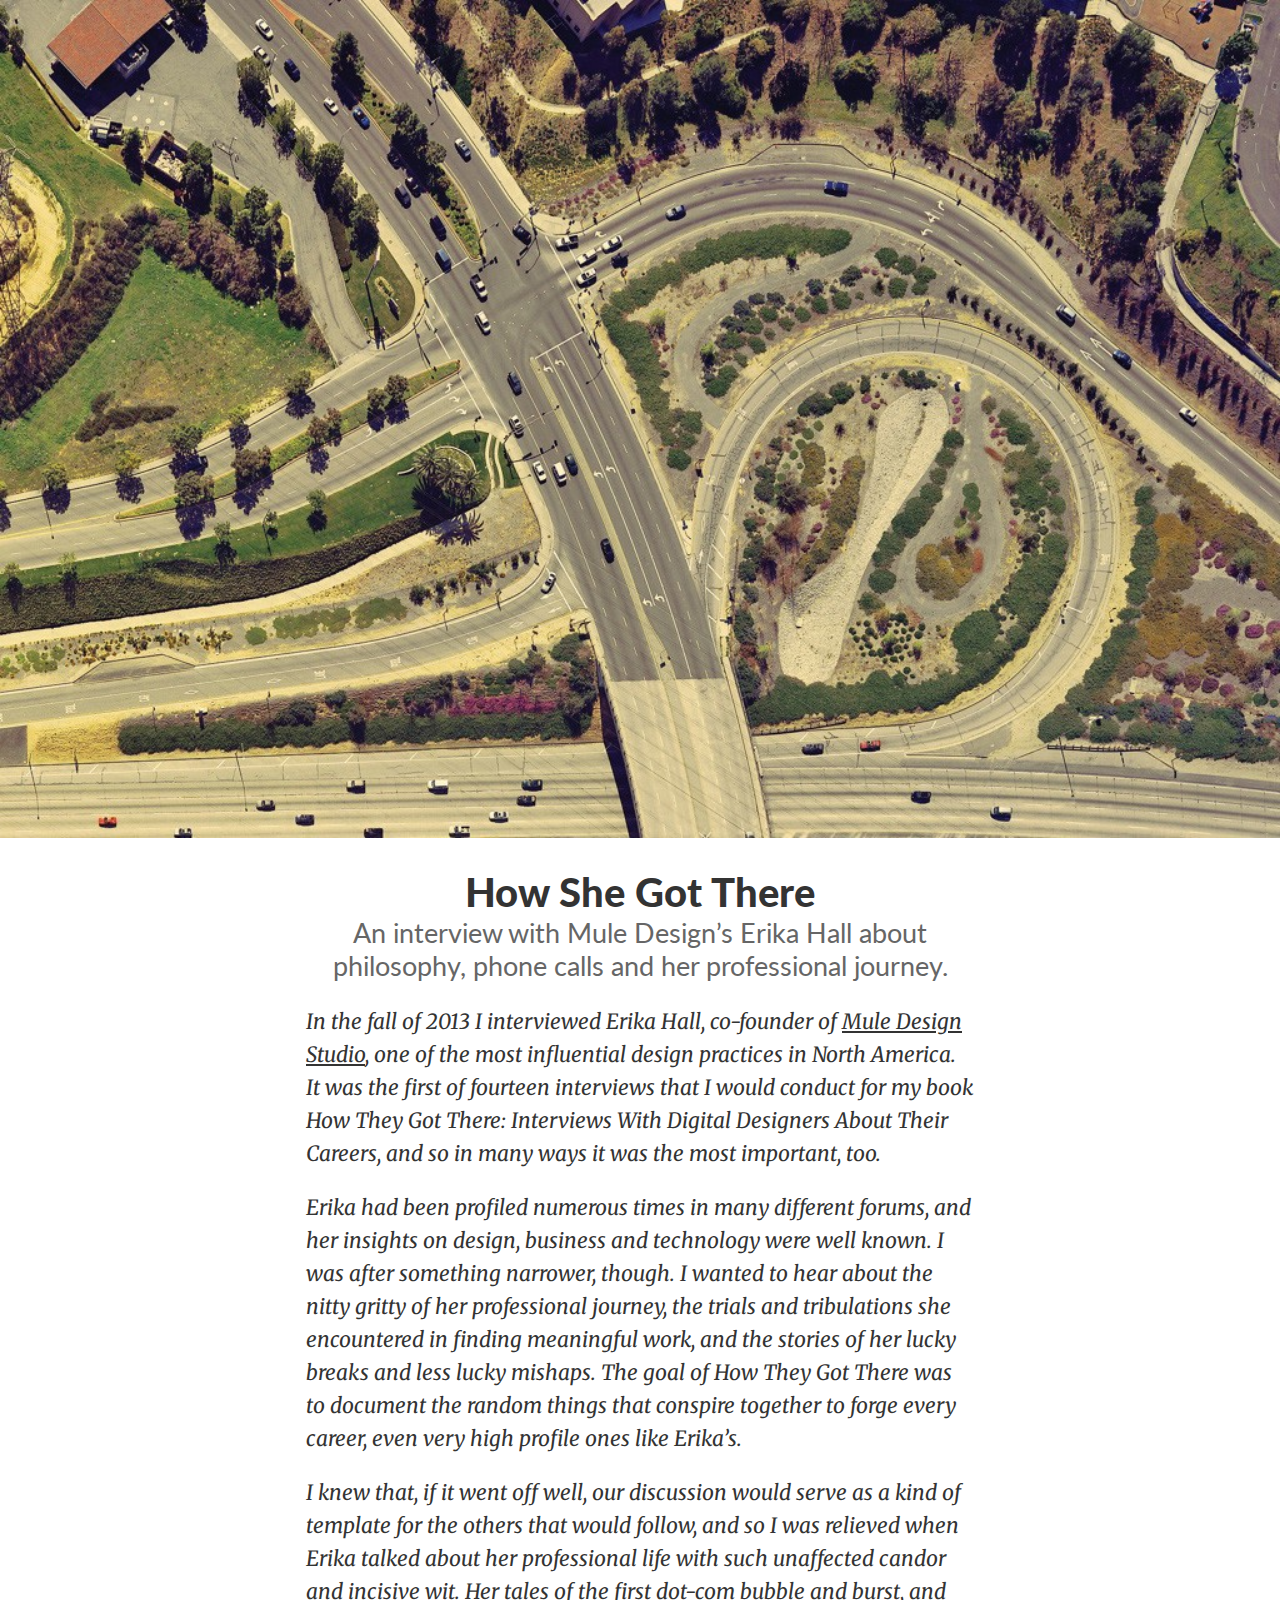
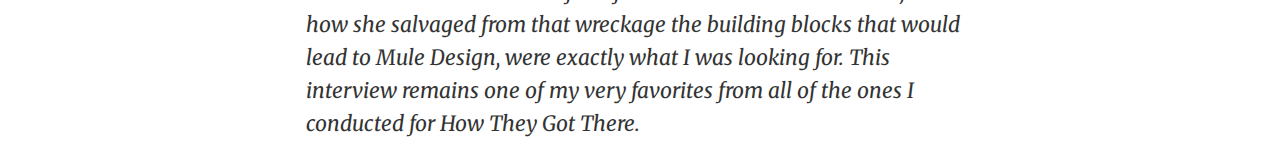
<file: week-01/day-1/index.html>
<!doctype html>
<html lang="en">
  <head>
    <title>Medium article</title>
    <meta charset="utf-8">
    <link href="https://fonts.googleapis.com/css?family=Lato" rel="stylesheet">
    <link href="https://fonts.googleapis.com/css?family=Merriweather" rel="stylesheet">
    <link href="style.css" rel="stylesheet">
  </head>
  <body>
    <img src="road.jpg" alt="crossroad">
    <article>
      <h1>How She Got There</h1>
      <h2>
        An interview with Mule Design’s Erika Hall about philosophy, phone calls and her professional journey.
      </h2>
      <p>
        <em>
          In the fall of 2013 I interviewed Erika Hall, co-founder of <a href="http://muledesign.com/">Mule Design Studio</a>, one of the most influential design practices in North America. It was the first of fourteen interviews that I would conduct for my book How They Got There: Interviews With Digital Designers About Their Careers, and so in many ways it was the most important, too.
        </em>
      </p>
      <p>
        <em>
          Erika had been profiled numerous times in many different forums, and her insights on design, business and technology were well known. I was after something narrower, though. I wanted to hear about the nitty gritty of her professional journey, the trials and tribulations she encountered in finding meaningful work, and the stories of her lucky breaks and less lucky mishaps. The goal of How They Got There was to document the random things that conspire together to forge every career, even very high profile ones like Erika’s.
        </em>
      </p>
      <p>
        <em>
          I knew that, if it went off well, our discussion would serve as a kind of template for the others that would follow, and so I was relieved when Erika talked about her professional life with such unaffected candor and incisive wit. Her tales of the first dot-com bubble and burst, and how she salvaged from that wreckage the building blocks that would lead to Mule Design, were exactly what I was looking for. This interview remains one of my very favorites from all of the ones I conducted for How They Got There.
        </em>
      </p>
    </article>
  </body>
</html>
</file>
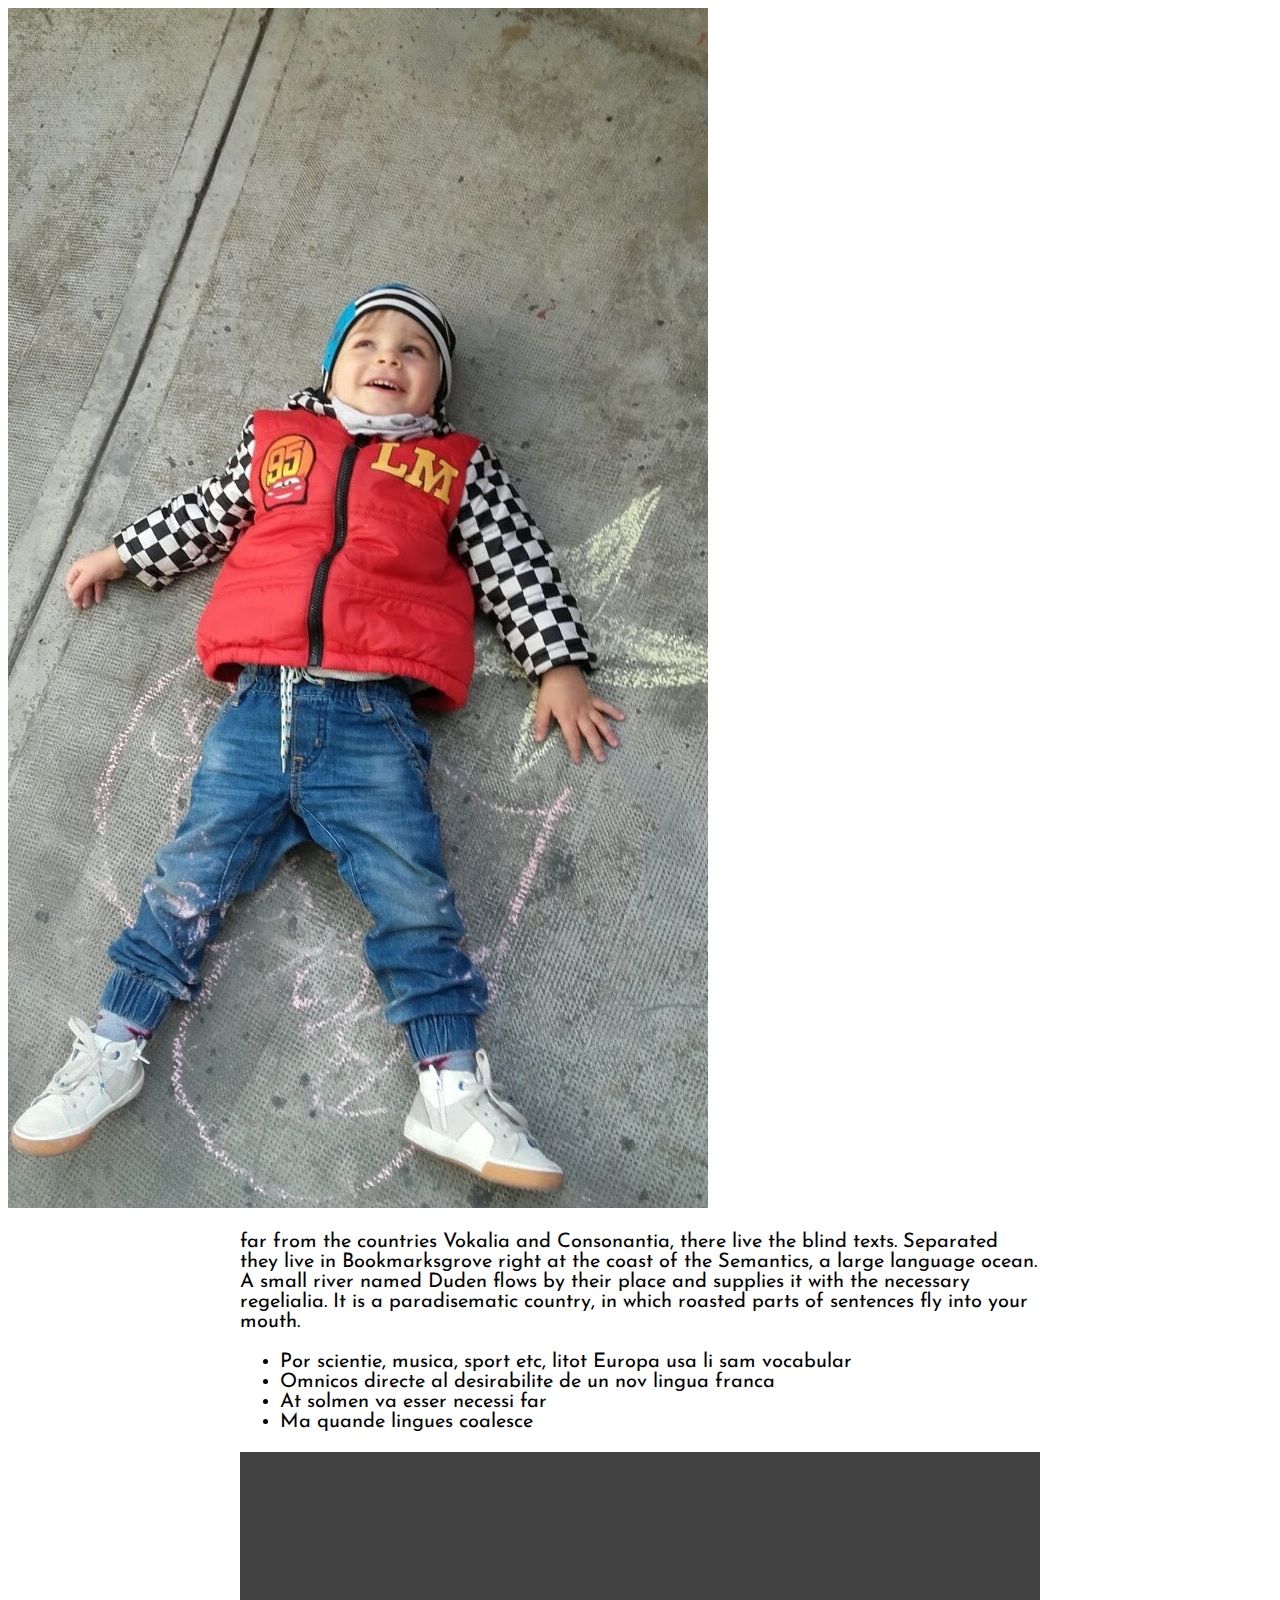
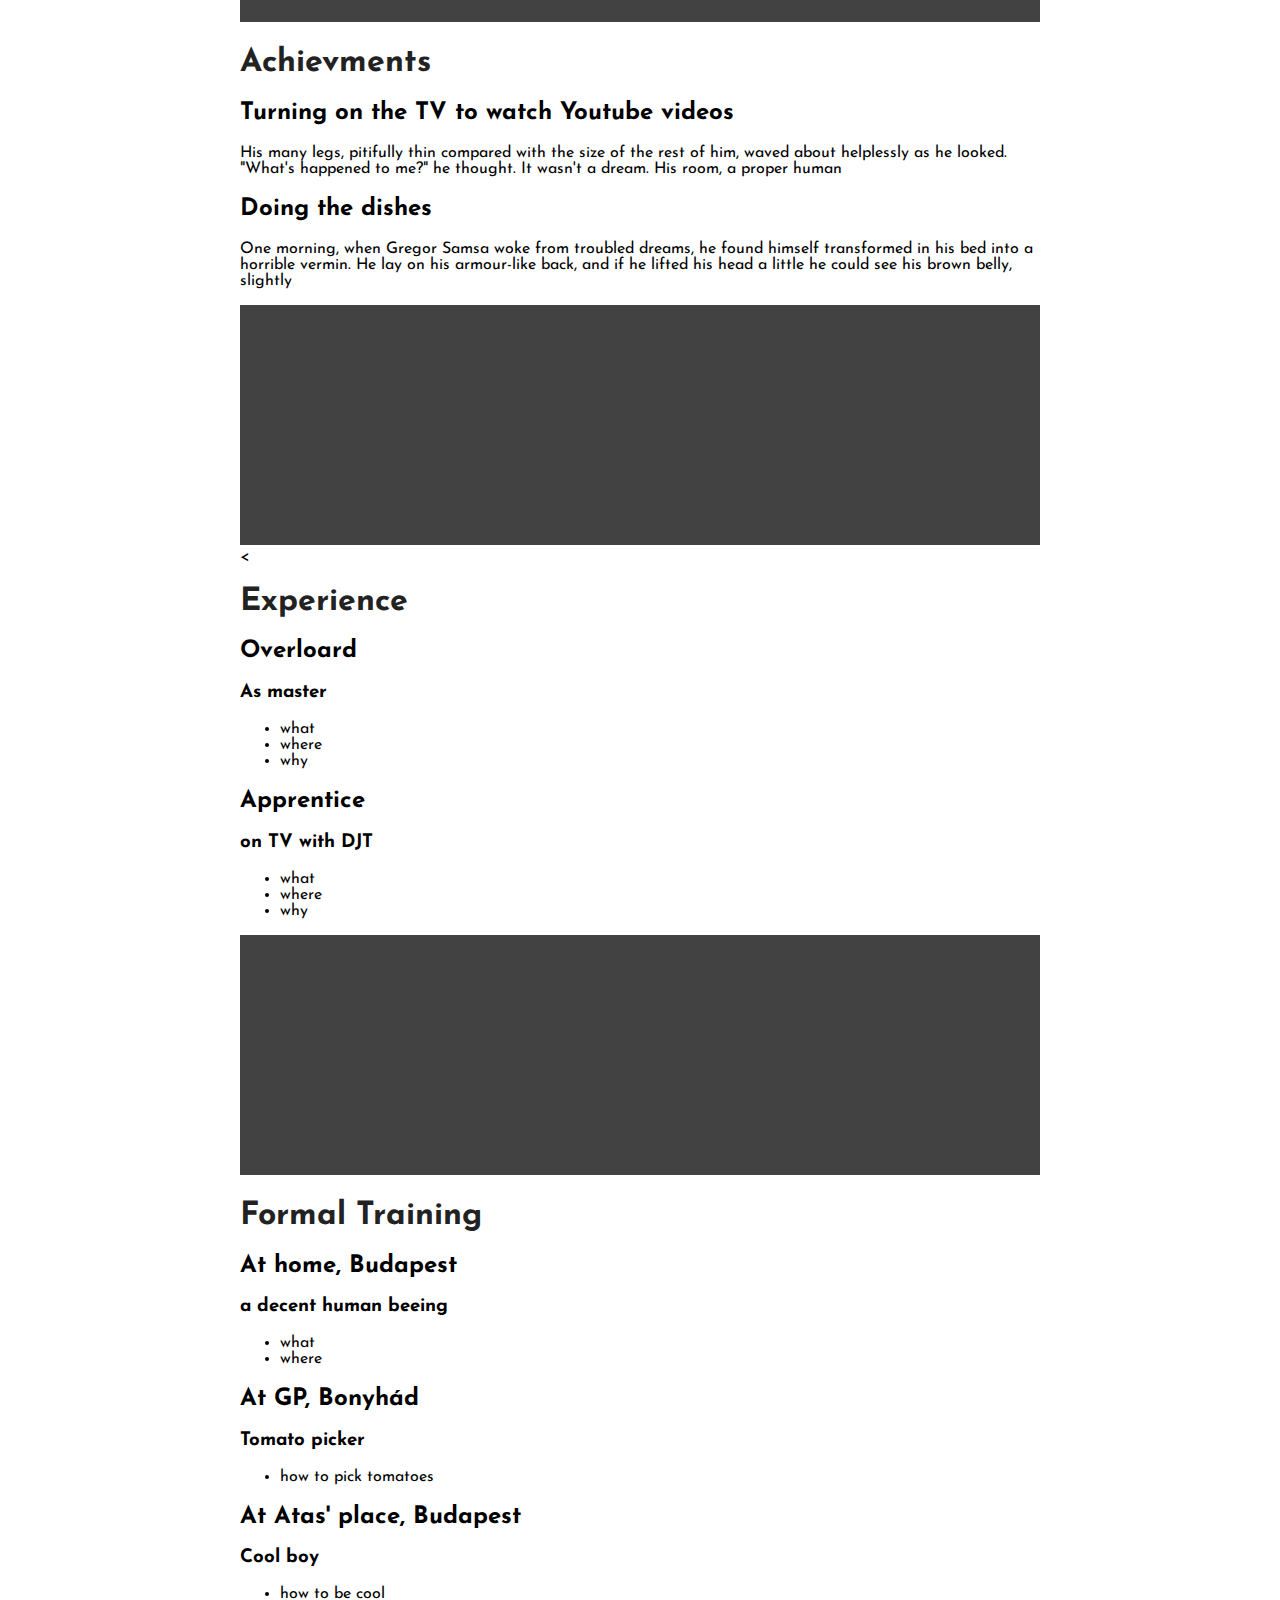
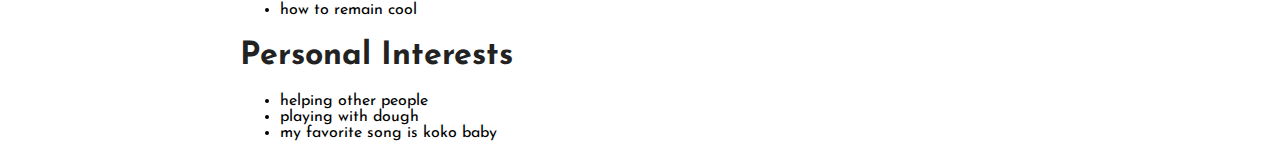
<file: week-01/161021/cv/index.html>
<!doctype html>
<html lang="en">
  <head>
    <title>Nimi CV</title>
    <meta charset="utf-8">
    <link href="https://fonts.googleapis.com/css?family=Abril+Fatface|Josefin+Sans|Merriweather" rel="stylesheet">
    <link href="./style/style.css" rel="stylesheet">
  </head>
  <body>
    <header>
      <img class="top" src="./img/darklordr.jpg" alt="darklord">
    </header>
    <article>
      <section id="intro">
        <p><span class="bold>"Far far away, behind the word mountains, </span>far from the countries Vokalia and Consonantia, there live the blind texts. Separated they live in Bookmarksgrove right at the coast of the Semantics, a large language ocean. A small river named Duden flows by their place and supplies it with the necessary regelialia. It is a paradisematic country, in which roasted parts of sentences fly into your mouth.<P>
        <ul>
          <li>Por scientie, musica, sport etc, litot Europa usa li sam vocabular</li>
          <li>Omnicos directe al desirabilite de un nov lingua franca</li>
          <li>At solmen va esser necessi far </li>
          <li>Ma quande lingues coalesce </li>
        </ul>
      </section>
      <section id="achievments">
        <img src="./img/achievments.png" alt="achievments">
        <h1 class="big">Achievments</h1>
        <h2>Turning on the TV to watch Youtube videos</h2>
        <p>His many legs, pitifully thin compared with the size of the rest of him, waved about helplessly as he looked. "What's happened to me?" he thought. It wasn't a dream. His room, a proper human</p>
        <h2>Doing the dishes</h2>
        <p>One morning, when Gregor Samsa woke from troubled dreams, he found himself transformed in his bed into a horrible vermin. He lay on his armour-like back, and if he lifted his head a little he could see his brown belly, slightly</p>
      </section>
      <section id="experience">
        <img src="./img/experience.png" alt="experience">
        <<h1 class="big">Experience</h1>
        <h2>Overloard</h2>
        <h3>As master</h3><ul>
          <li>what</li>
          <li>where</li>
          <li>why</li>
        </ul>
        <h2>Apprentice</h2>
        <h3>on TV with DJT</h3>
        <ul>
          <li>what</li>
          <li>where</li>
          <li>why</li>
        </ul>
      </section>
      <section id="training">
        <img src="./img/training.png" alt="training">
        <h1 class="big">Formal training</h1>
        <h2>At home, Budapest</h2>
        <h3>a decent human beeing</h3>
        <ul>
          <li>what</li>
          <li>where</li>
        </ul>
        <h2>At GP, Bonyhád</h2>
        <h3>Tomato picker</h3>
        <ul>
          <li>how to pick tomatoes</li>
        </ul>
        <h2>At Atas' place, Budapest</h2>
        <h3>Cool boy</h3>
        <ul>
          <li>how to be cool</li>
          <li>how to remain cool</li>
        </ul>
      </section>
      <section id="personal">
        <h1 class="pi">Personal Interests</h1>
        <ul>
          <li>helping other people</li>
          <li>playing with dough</li>
          <li>my favorite song is koko baby</li>
        </ul>
      </section>
    </article>
  </body>
</html>
</file>
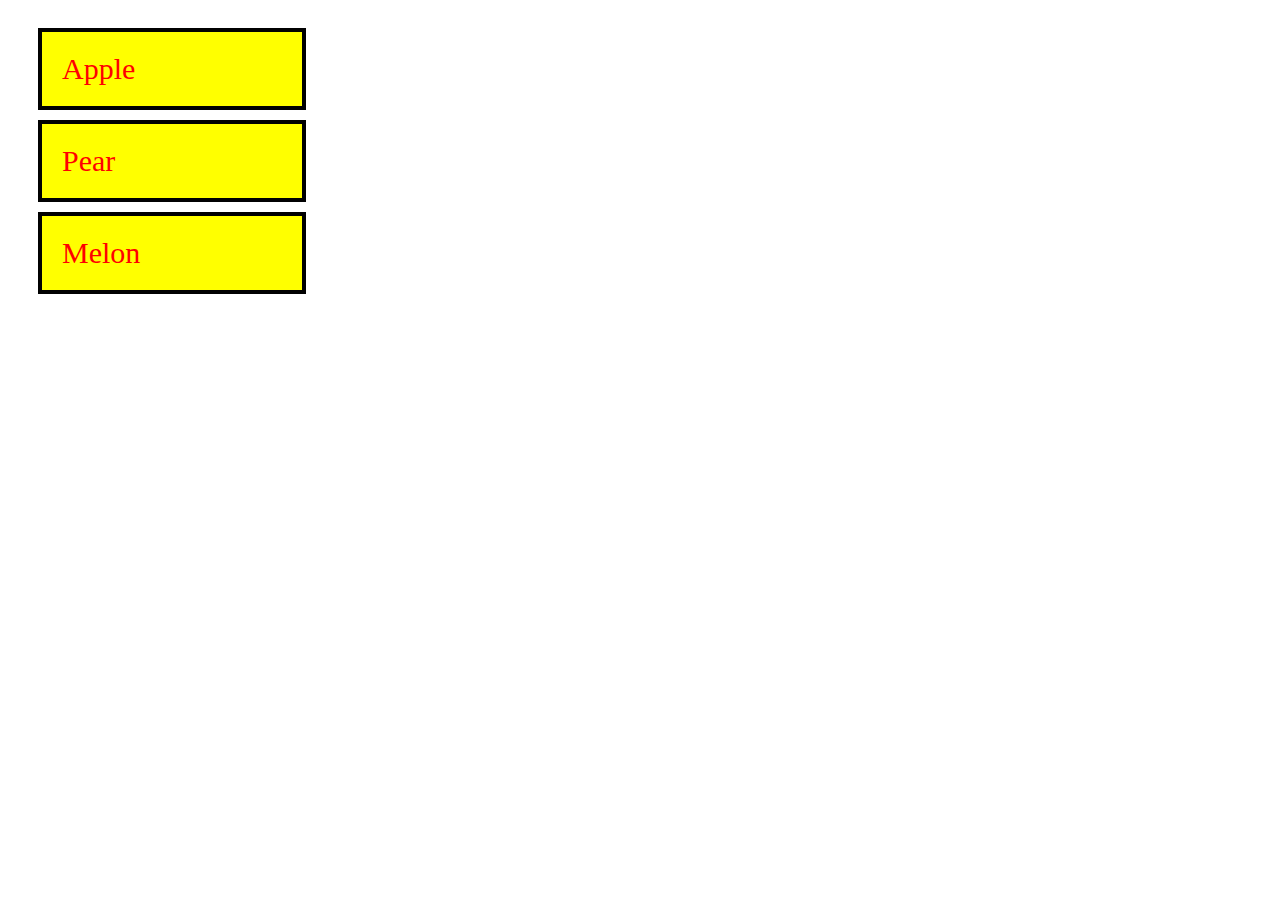
<file: week-01/161020/excercise1/excercise1.html>
<!doctype html>
<html lang="en">
  <head>
    <title>Excercise 1</title>
    <meta charset="utf-8">
    <link href="https://fonts.googleapis.com/css?family=Roboto+Slab:400,700" rel="stylesheet">
    <link href="excercise1.css" rel="stylesheet">
  </head>
  <body>
    <section id:boxes>
      <p class="box">Apple</p>
      <p class="box">Pear</p>
      <p class="box">Melon</p>
    </section>
  </body>
</html>
</file>
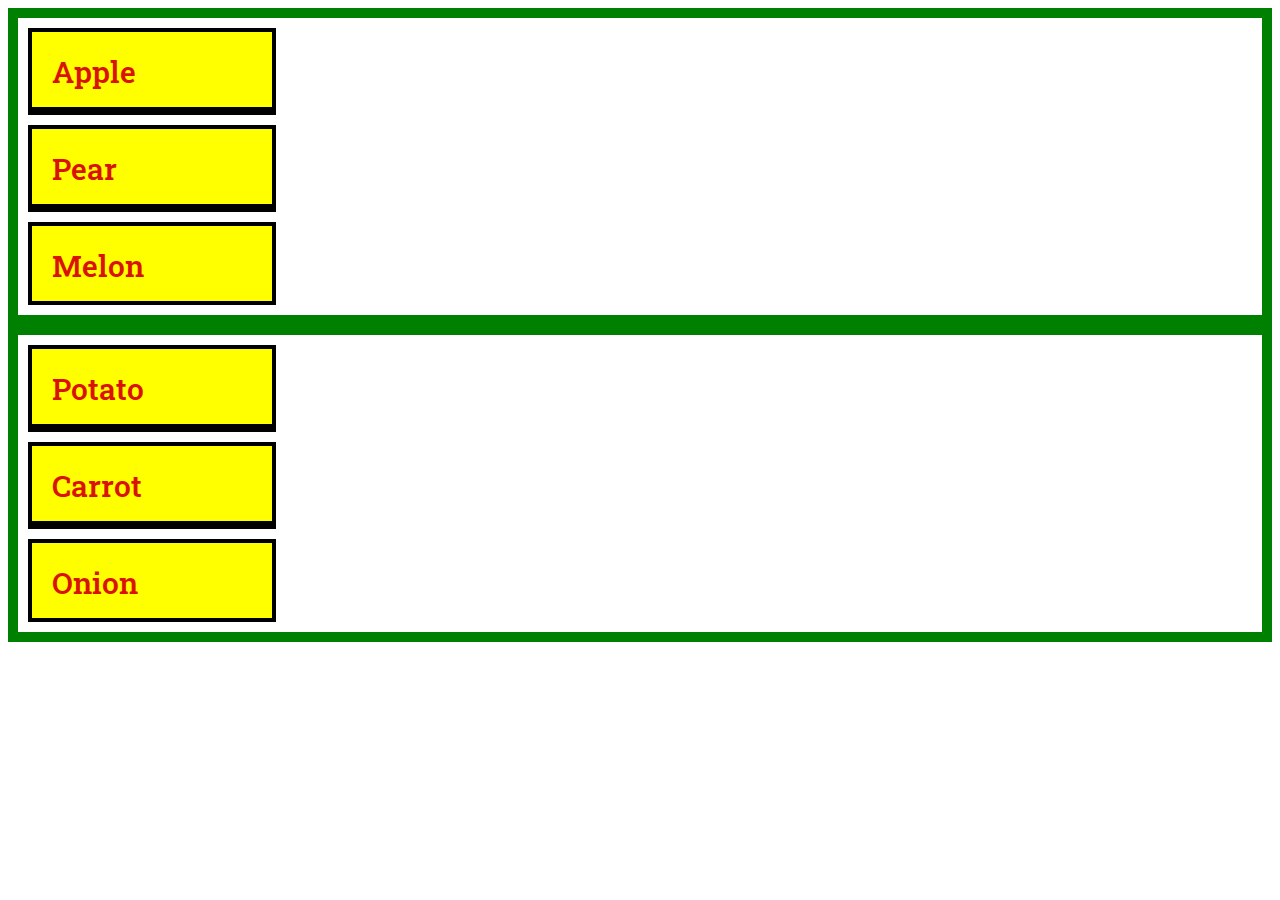
<file: week-01/161020/excercise2/excercise2.html>
<!doctype html>
<html lang="en">
  <head>
    <title>Excercise 2</title>
    <meta charset="utf-8">
    <link href="https://fonts.googleapis.com/css?family=Roboto_slab" rel="stylesheet">
    <link href="excercise2.css" rel="stylesheet">
  </head>
  <body>
    <section id:boxes1>
      <p class="box">Apple</p>
      <p class="box">Pear</p>
      <p class="box1">Melon</p>
    </section>
    <section id:boxes2>
      <p class="box">Potato</p>
      <p class="box">Carrot</p>
      <p class="box1">Onion</p>
  </body>
</html>
</file>
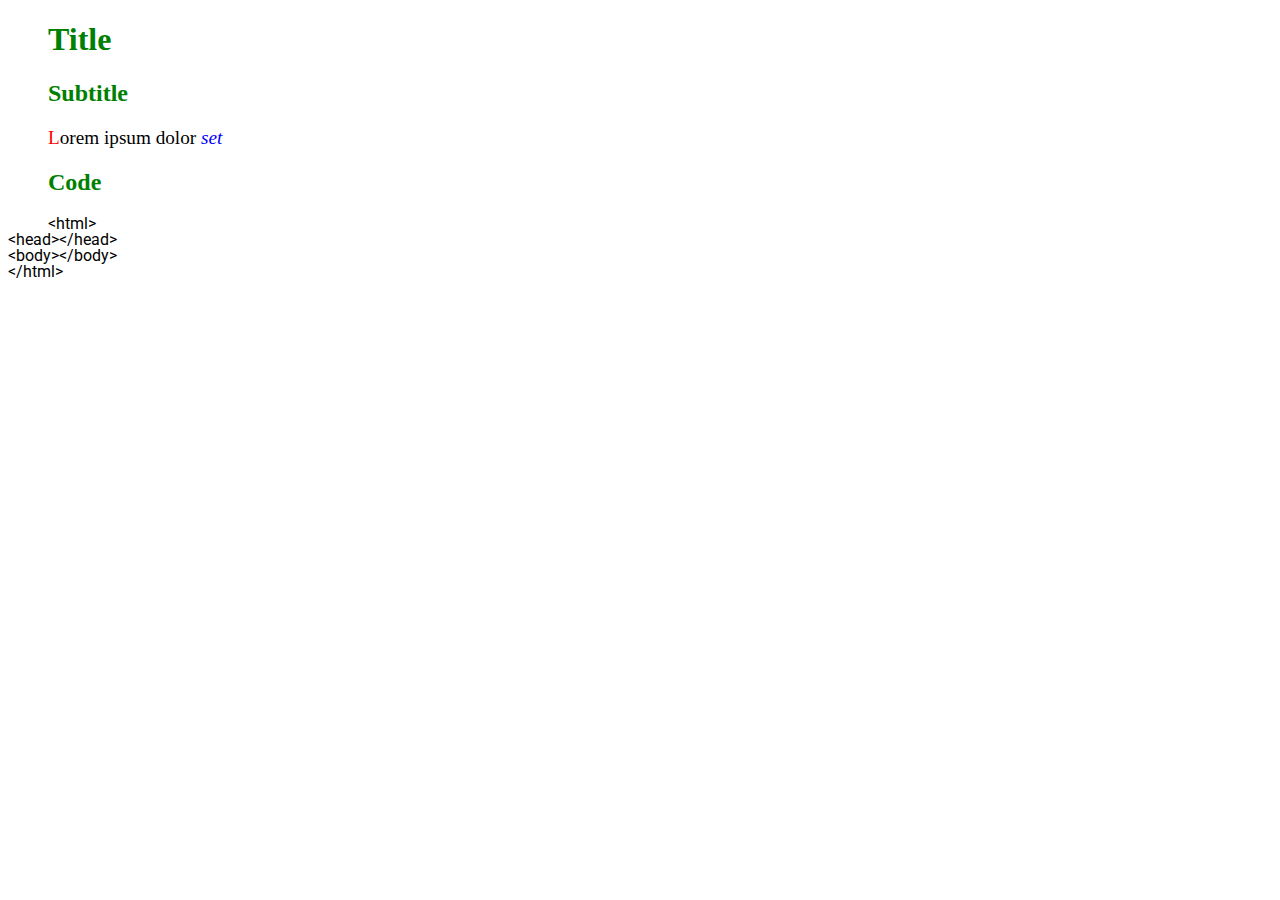
<file: week-01/161020/excercise4/excercise4.html>
<!doctype html>
<html lang="en">
  <head>
    <title>Excercise 4</title>
    <meta charset="utf-8">
    <link href="https://fonts.googleapis.com/css?family=Roboto+Slab:400,700" rel="stylesheet">
    <link href="https://fonts.googleapis.com/css?family=Roboto" rel="stylesheet">
    <link href="excercise4.css" rel="stylesheet">
  </head>
  <body>
    <h1>Title</h1>
    <h2>Subtitle</h2>
    <p class="lorem"><span class="red">L</span>orem ipsum dolor <em><span class="blue">set</span></em></p>
    <h2>Code</h2>
    <section>
      <p>&lt;html&gt;<br>
      <span class="tab">&lt;head&gt;&lt;/head&gt;</span><br>
      <span class="tab">&lt;body&gt;&lt;/body&gt;</span><br>
      &lt;/html&gt;</p>
    </section>
  </body>
</html>
</file>
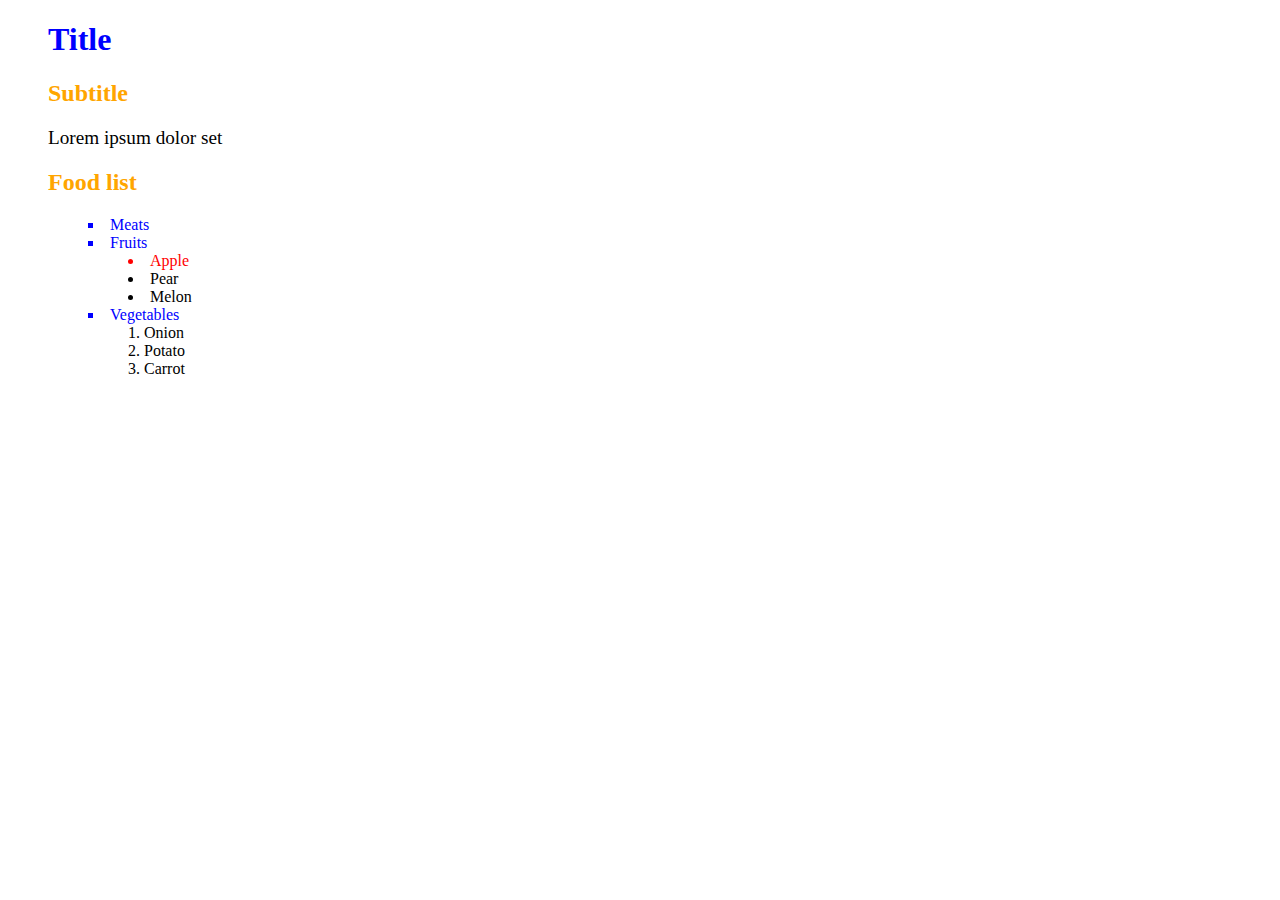
<file: week-01/161020/excercise5/excercise5.html>
<!doctype html>
<html lang="en">
  <head>
    <title>Excercise 5</title>
    <meta charset="utf-8">
    <link href="https://fonts.googleapis.com/css?family=Roboto+Slab:400,700" rel="stylesheet">
    <link href="https://fonts.googleapis.com/css?family=Roboto" rel="stylesheet">
    <link href="excercise5.css" rel="stylesheet">
  </head>
  <body>
    <h1>Title</h1>
    <h2>Subtitle</h2>
    <p class="lorem">Lorem ipsum dolor set</p>
    <h2>Food list</h2>
    <ul class="blue">
      <li>Meats</li>
      <li>Fruits</li>
      <ul><li class="red">Apple</li>
      <li class="blackd">Pear</li>
      <li class="blackd">Melon</li></ul>
      <li>Vegetables</li>
      <ol><li class="black">Onion</li>
      <li class="black">Potato</li>
      <li class="black">Carrot</li></ol>
    </ul>

  </body>
</html>
</file>
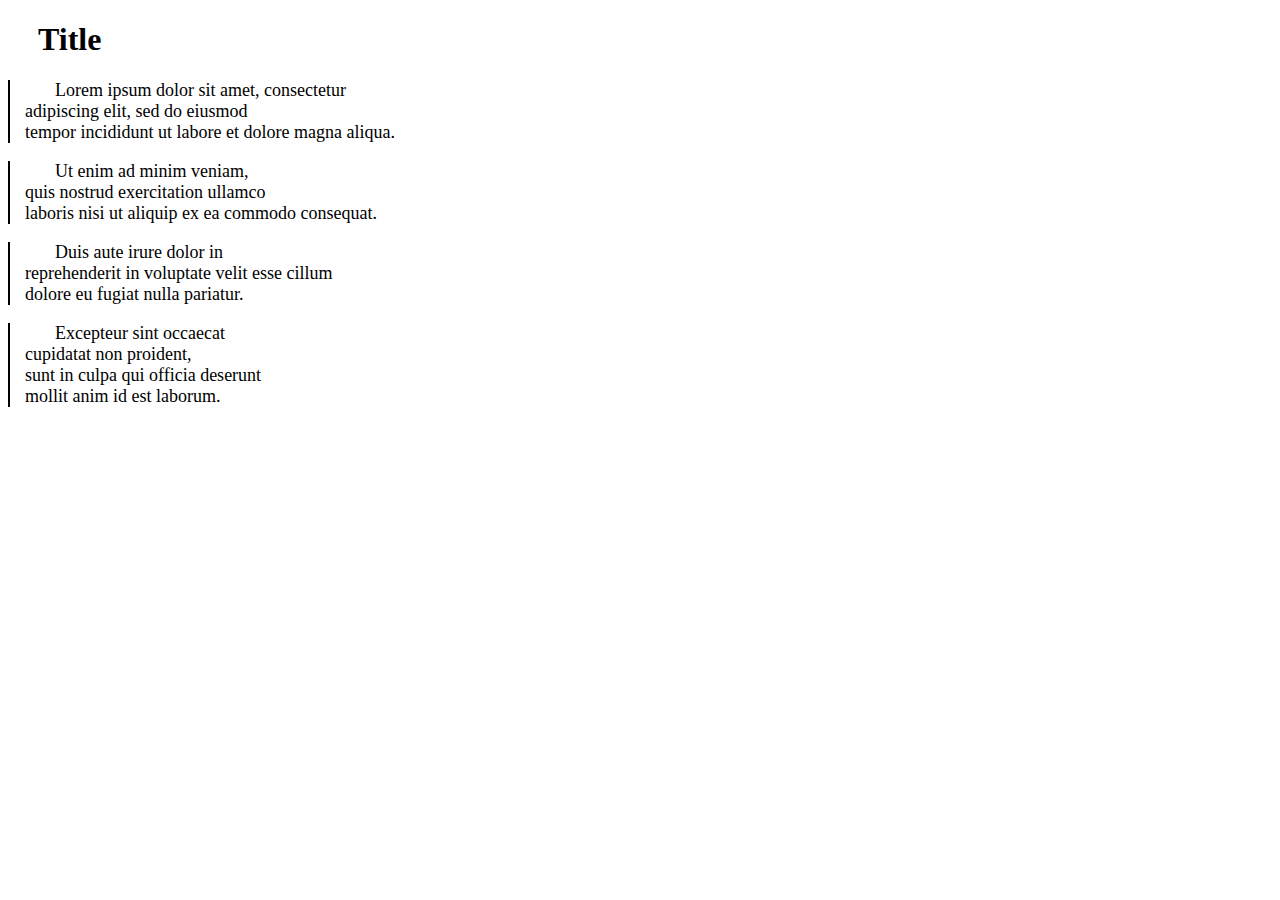
<file: week-01/161020/excercise6/excercise6.html>
<!doctype html>
<html lang="en">
  <head>
    <title>Excercise 4</title>
    <meta charset="utf-8">
    <link href="https://fonts.googleapis.com/css?family=Roboto+Slab:400,700" rel="stylesheet">
    <link href="excercise6.css" rel="stylesheet">
  </head>
  <body>
    <h1>Title</h1>
      <p>Lorem ipsum dolor sit amet, consectetur <br>
      adipiscing elit, sed do eiusmod <br>
      tempor incididunt ut labore et dolore magna aliqua. </p>
      <p>Ut enim ad minim veniam, <br>
      quis nostrud exercitation ullamco <br>
      laboris nisi ut aliquip ex ea commodo consequat. </p>
      <p>Duis aute irure dolor in <br>
      reprehenderit in voluptate velit esse cillum <br>
      dolore eu fugiat nulla pariatur.</p>
      <p>Excepteur sint occaecat <br>
      cupidatat non proident, <br>
      sunt in culpa qui officia deserunt <br>
      mollit anim id est laborum.</p>
  </body>
</html>
</file>
<file: week-01/day-1/style.css>
/* komment */
body {
  color: #333333;
  font-family: 'Merriweather', serif;
  margin: 0;
}

img {
  width: 100%;
}

article {
  margin-left: auto;
  margin-right: auto;
  max-width: 668px;
}

h1,
h2 {
    font-family: 'Lato', sans-serif;
    text-align: center;
}

h1 {
  font-size: 40px;
  font-weight: 900;
  margin-bottom: 0;
}

h2 {
  color: #666666;
  font-size: 27px;
  font-weight: normal;
  margin-top: 0;
}

p {
  font-size: 21px;
  line-height: 33px;
}

a {
  color: #333333;
}
</file>
<file: week-01/161021/cv/style/style.css>
/*header*/

.top img {
  width: "80%";
  margin-left: auto;
  margin-right: auto;
}

/*article*/

article {
  font-family: 'Josefin Sans', sans-serif;
  margin-left: auto;
  margin-right: auto;
  width: 800px;
  font-size: 16px
  text-indent: 40px line;
}
h1 {
  text-transform: capitalize;
  color: #222222
}

h1.big {
  text-transform: capitalize;
  color: #222222
}

.pi h1 {
  border-top: solid, #000000, 3px;
}
h2 {

}
#intro {
  font-size: 20px;
  text-indent: 40px line;
}

.bold span {
  font: bold;
}

#achievments {

}

.big {

}
h3 {
  font: Merriweather, 15px, italic;
}


}
</file>
<file: week-01/161020/excercise1/excercise1.css>
p {
  color: #FF0000;
  font-family: 'Roboto_slab', 'Times_new_roman', serif;
  font-size: 30px;
  padding-top: 20px;
  padding-bottom: 20px;
  padding-left: 20px;
  width: 240px;
  background-color: #ffff00;
  border-style: solid;
  border-width: 4px;
  border-color: #010101;
  margin: 10px;
}

section {
  padding-top: 10px;
  padding-left: 20px;
  padding-right: 30px;
  padding-bottom: 30px;
}
</file>
<file: week-01/161020/excercise2/excercise2.css>
p {
  align: left;
  color: #d91300;
  font-family: 'Roboto_slab', 'Times', serif;
  font-weight: 550;
  font-size: 30px;
  padding-top: 20px;
  padding-bottom: 16px;
  padding-left: 20px;
  padding-right: 16px;
  width: 204px;
  background-color: #ffff00;
  border-style: solid;
  border-width: 4px;
  border-color: #010101;
  margin: 10px;
}

p.box {
  border-bottom-width: 8px;
}
p.box1 {
  border-bottom-width: 4px;
}
section {
  padding: 0px;
  border-style: solid;
  border-color: #008000;
  border-width: 10px;

}
</file>
<file: week-01/161020/excercise4/excercise4.css>
body {
  text-indent: 40px
}
h1,h2 {
  color: #008000;
}
p.lorem {
  font-size: larger;
}
span.blue {
  color: blue;
}
span.red {
  color: red;
}
section {
  font-family: Roboto, sans-serif;

  line-height: 1;
}
span.tab {
  text-indent: 60px
}
</file>
<file: week-01/161020/excercise5/excercise5.css>
body {
  text-indent: 40px
}
h1,h2 {
  color: blue;
}
h2 {
  color: orange;
}
p.lorem {
  font-size: larger;
}
ul.blue {
  color: blue;
  list-style-position: inside;
  list-style-type: square;
}
li.red {
  color: red;
  list-style-position: inside;
  list-style-type: disc;
  padding: 0px;
}
li.blackd {
  color: black;
  list-style-position: inside;
  list-style-type: disc;
  padding: 0px;
}
li.black {
  color: black;
  list-style-position: inside;
}
</file>
<file: week-01/161020/excercise6/excercise6.css>
body {
  text-indent: 30px;
}
p {
  font-size: 18px;
  padding-left: 15px;
  border: solid;
  border-left-width: 2px;
  border-right-width: 0px;
  border-top-width: 0px;
  border-bottom-width: 0px;
}
br {
  text-indent: 30px;
}
</file>
